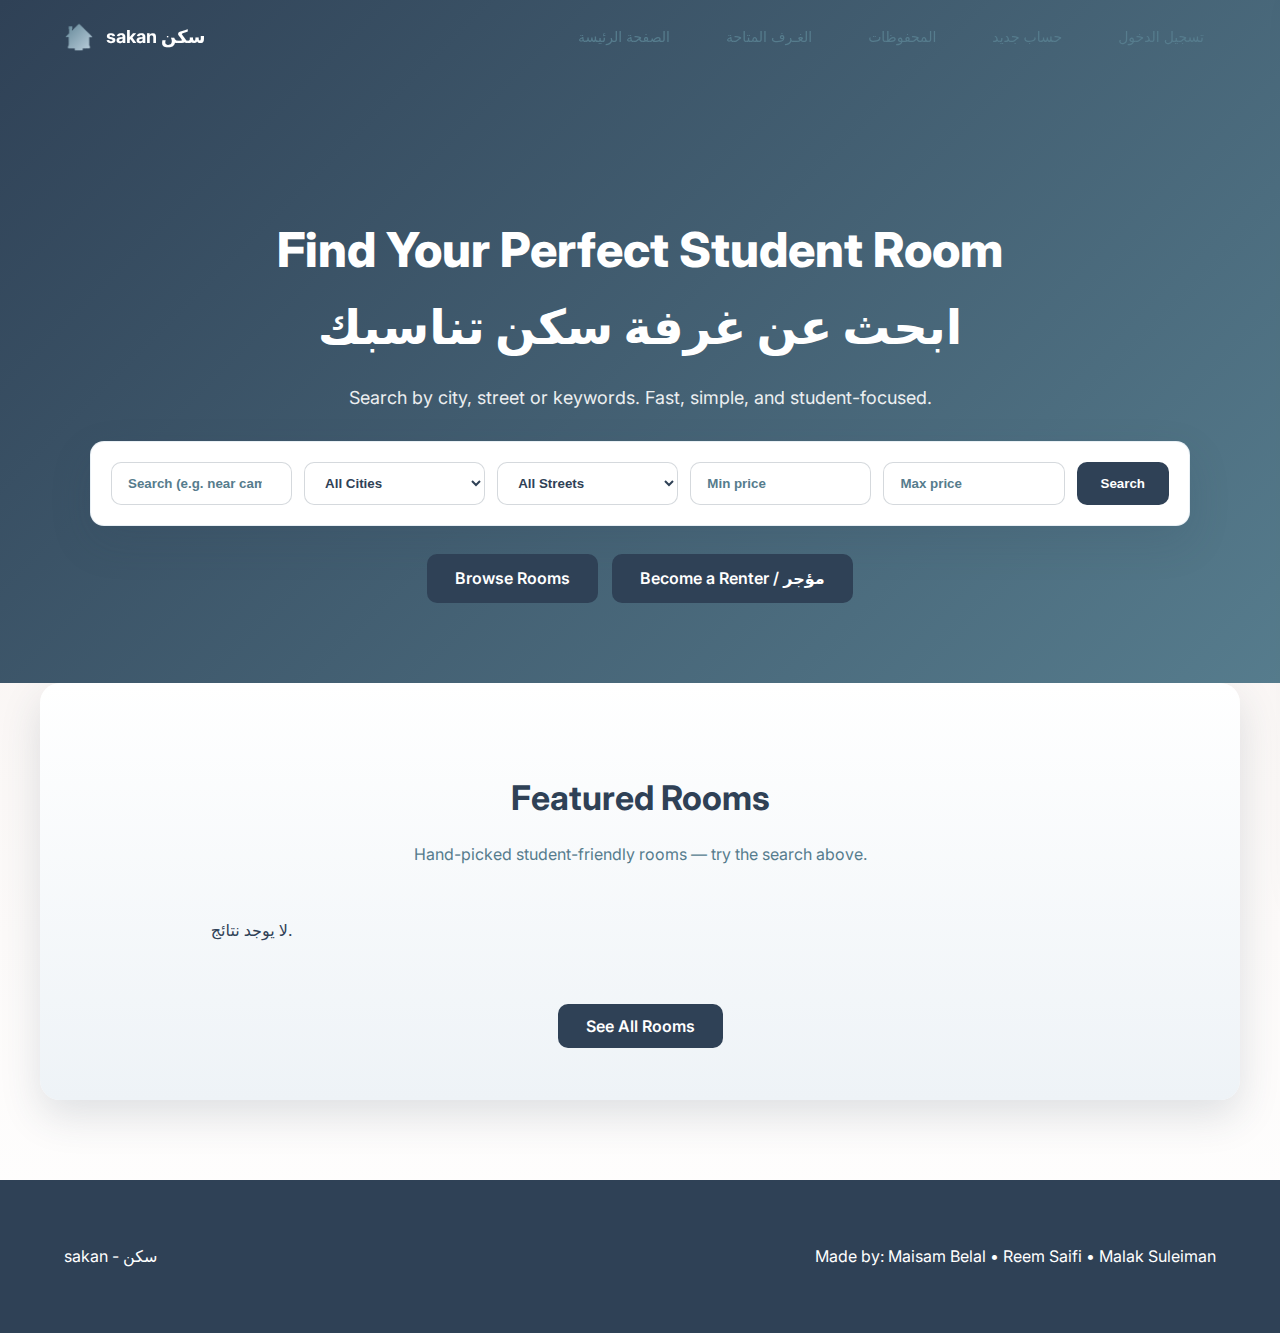
<file: index.html>
<!DOCTYPE html>
<html lang="en" dir="ltr">
  <head>
    <meta charset="utf-8" />
    <meta name="viewport" content="width=device-width,initial-scale=1" />
    <title>Student Housing — Find Rooms | الغرف المتاحة</title>
    <link rel="stylesheet" href="style.css" />
    <link rel="preconnect" href="https://fonts.gstatic.com" />
    <link
      href="https://fonts.googleapis.com/css2?family=Inter:wght@300;400;600;700;800&display=swap"
      rel="stylesheet"
    />
  </head>
  <body>
    <header id="site-header" class="header">
      <div class="container header-inner">
        <div class="logo">
          <a href="index.html">
            <span class="logo-mark">🏠</span>
            <span class="logo-text">sakan سكن</span>
          </a>
        </div>

        <nav class="nav" id="main-nav">
          <a href="index.html">الصفحة الرئيسة</a>
          <a href="rooms.html">الغـرف المتاحة</a>
          <a href="saved.html">المحفوظات</a>
          <a href="signup.html">حساب جديد</a>
          <a href="login.html">تسجيل الدخول</a>
        </nav>

        <button id="hamburger" class="hamburger" aria-label="Open menu">
          <span></span><span></span><span></span>
        </button>
      </div>
    </header>

    <aside id="mobile-menu" class="mobile-menu">
      <a href="index.html">الصفحة الرئيسية</a>
      <a href="rooms.html">الغـرف المتاحة</a>
      <a href="saved.html">المحفوظات</a>
      <a href="signup.html">حساب جديد</a>
      <a href="login.html">تسجيل الدخول</a>
    </aside>

    <main>
      <section class="hero" id="hero">
        <div class="hero-bg"></div>
        <div class="container hero-inner">
          <div class="hero-text" data-animate>
            <h1>
              Find Your Perfect Student Room<br /><span class="arabic"
                >ابحث عن غرفة سكن تناسبك</span
              >
            </h1>
            <p class="lead">
              Search by city, street or keywords. Fast, simple, and
              student-focused.
            </p>
          </div>

          <form id="hero-search" class="search-card" data-animate>
            <div class="search-row">
              <input
                id="search-key"
                type="search"
                placeholder="Search (e.g. near campus, large window)"
              />
              <select id="filter-city">
                <option value="">All Cities</option>
              </select>
              <select id="filter-street">
                <option value="">All Streets</option>
              </select>
              <input
                id="filter-min"
                type="number"
                placeholder="Min price"
                min="0"
              />
              <input
                id="filter-max"
                type="number"
                placeholder="Max price"
                min="0"
              />
              <button type="submit" class="btn-primary">Search</button>
            </div>
          </form>

          <div class="hero-ctas" data-animate>
            <a class="btn-secondary" href="rooms.html">Browse Rooms</a>
            <a class="btn-primary" href="signup.html">Become a Renter / مؤجر</a>
          </div>
        </div>
      </section>

      <section class="section container" id="featured">
        <h2 data-animate>Featured Rooms</h2>
        <p class="muted" data-animate>
          Hand-picked student-friendly rooms — try the search above.
        </p>

        <div id="cards-grid" class="cards-grid" aria-live="polite"></div>
        <div class="center mt-24" data-animate>
          <a href="rooms.html" class="btn-primary">See All Rooms</a>
        </div>
      </section>

      <footer class="footer">
        <div class="container footer-inner">
          <div><span id="year"></span> sakan - سكن</div>
          <div class="muted">
            Made by: Maisam Belal • Reem Saifi • Malak Suleiman
          </div>
        </div>
      </footer>
    </main>

    <script src="script.js" defer></script>
  </body>
</html>
</file>
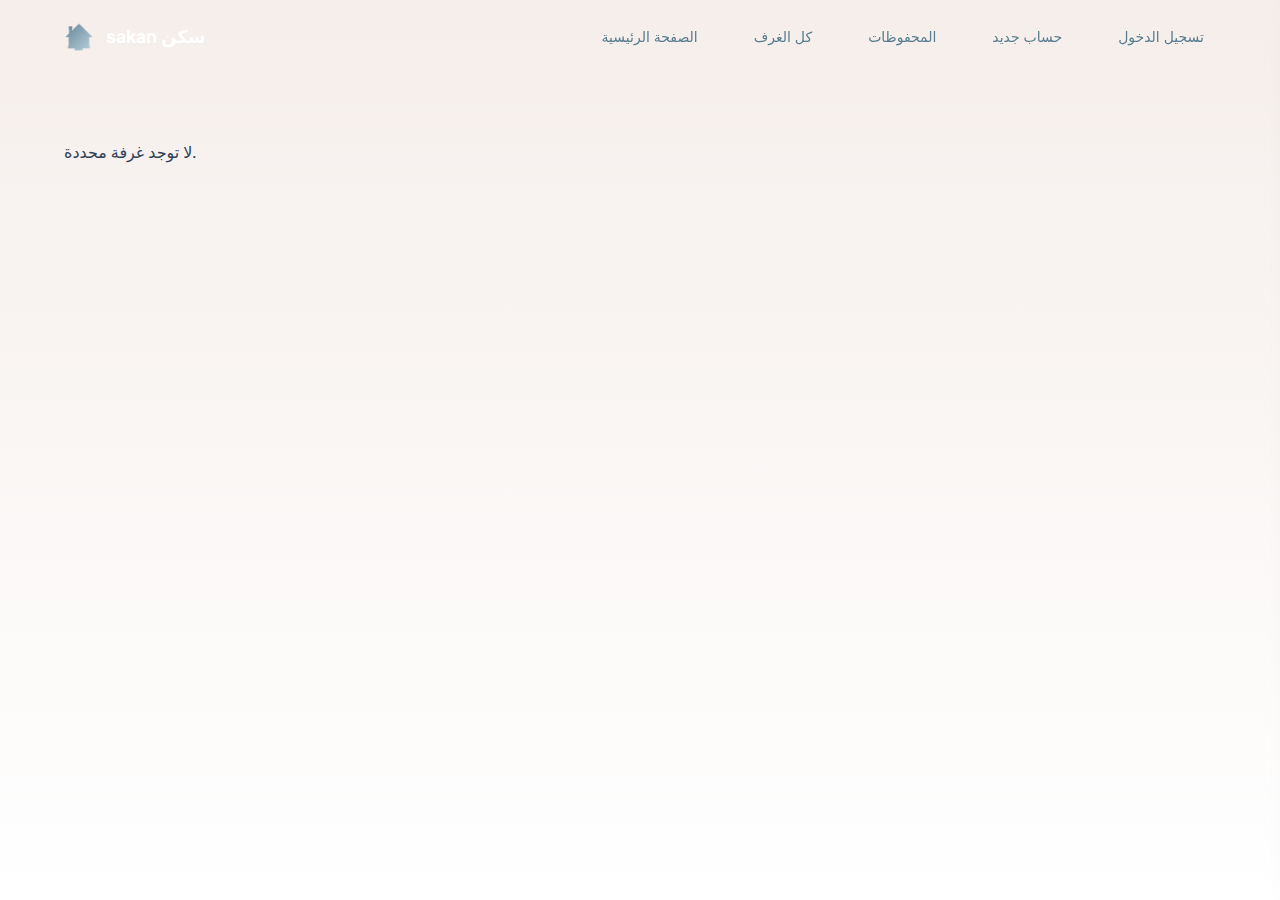
<file: details.html>
<!DOCTYPE html>
<html lang="en" dir="ltr">
  <head>
    <meta charset="utf-8" />
    <meta name="viewport" content="width=device-width,initial-scale=1" />
    <title>Room Details | Sakan</title>
    <link rel="stylesheet" href="style.css" />
    <link
      href="https://fonts.googleapis.com/css2?family=Inter:wght@300;400;600;700;800&display=swap"
      rel="stylesheet"
    />
  </head>

  <body>
    <header id="site-header" class="header">
      <div class="container header-inner">
        <div class="logo">
          <a href="index.html">
            <span class="logo-mark">🏠</span>
            <span class="logo-text">sakan سكن</span>
          </a>
        </div>

        <nav class="nav">
          <a href="index.html">الصفحة الرئيسية</a>
          <a href="rooms.html">كل الغرف</a>
          <a href="saved.html">المحفوظات</a>
          <a href="signup.html">حساب جديد</a>
          <a href="login.html">تسجيل الدخول</a>
          <a href="myposts.html" class="renter-only" style="display: none"
            >منشوراتي</a
          >
        </nav>

        <button id="hamburger" class="hamburger">
          <span></span><span></span><span></span>
        </button>
      </div>
    </header>

    <aside id="mobile-menu" class="mobile-menu">
      <a href="index.html">الصفحة الرئيسية</a>
      <a href="rooms.html">الغـرف المتاحة</a>
      <a href="saved.html">المحفوظات</a>
      <a href="signup.html">حساب جديد</a>
      <a href="login.html">تسجيل الدخول</a>
      <a href="myposts.html" class="renter-only" style="display: none"
        >منشوراتي</a
      >
    </aside>

    <main class="page" id="details-page">
      <div class="container">
        <div class="details-layout" data-animate>
          <div class="details-image">
            <div class="slider">
              <button class="slide-btn prev">❮</button>

              <div class="slides"></div>

              <button class="slide-btn next">❯</button>
            </div>
          </div>

          <div class="details-info">
            <h1 id="det-title"></h1>
            <p class="muted" id="det-location"></p>
            <p id="det-desc"></p>

            <p><strong>price:</strong> <span id="det-price"></span>₪</p>
            <p><strong>Serial ID:</strong> <span id="det-id"></span></p>
            <p><strong>Availability:</strong> <span id="det-avail"></span></p>
            <p><strong>Renter Phone:</strong> <span id="det-phone"></span></p>

            <div class="details-actions">
              <button id="det-call" class="icon-btn">اتصال</button>
              <button id="det-save" class="icon-btn">حفظ</button>
            </div>
          </div>
        </div>
      </div>
    </main>

    <script src="script.js" defer></script>
  </body>
</html>
</file>
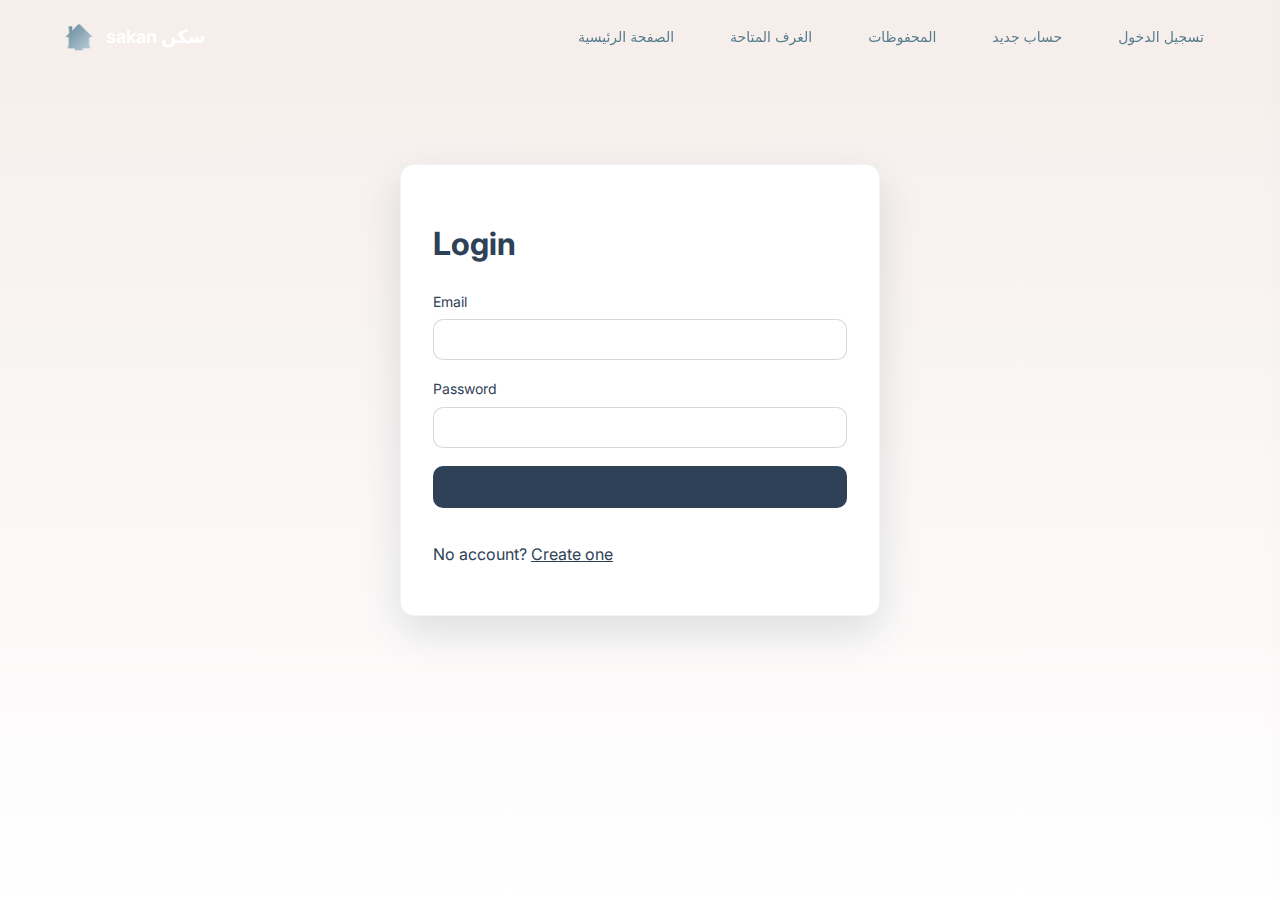
<file: login.html>
<!DOCTYPE html>
<html lang="en" dir="ltr">
  <head>
    <meta charset="utf-8" />
    <meta name="viewport" content="width=device-width,initial-scale=1" />
    <title>Login | StudentRooms</title>
    <link rel="stylesheet" href="style.css" />
    <link
      href="https://fonts.googleapis.com/css2?family=Inter:wght@300;400;600;700;800&display=swap"
      rel="stylesheet"
    />
  </head>
  <body>
    <header id="site-header" class="header">
      <div class="container header-inner">
        <div class="logo">
          <a href="index.html"
            ><span class="logo-mark">🏠</span
           <span class="logo-text">sakan سكن</span>

        </div>
        <nav class="nav">
          <a href="index.html">الصفحة الرئيسية</a>
          <a href="rooms.html">الغرف المتاحة</a>
          <a href="saved.html">المحفوظات</a>
          <a href="signup.html">حساب جديد</a>
          <a href="login.html">تسجيل الدخول</a>
        </nav>
        <button id="hamburger" class="hamburger">
          <span></span><span></span><span></span>
        </button>
      </div>
    </header>

    <aside id="mobile-menu" class="mobile-menu">
      <a href="index.html">الصفحة الرئيسية</a>
      <a href="rooms.html">الغـرف المتاحة</a>
      <a href="saved.html">المحفوظات</a>
      <a href="signup.html">حساب جديد</a>
      <a href="login.html">تسجيل الدخول</a>
      <button id="mobile-lang" class="btn-ghost">عربي</button>
    </aside>

    <main class="page" id="login-page">
      <div class="container">
        <div class="form-card" data-animate>
          <h1>Login</h1>
          <form id="login-form" class="form-grid">
            <label class="field">
              <span>Email</span>
              <input type="email" id="li-email" required />
            </label>
            <label class="field">
              <span>Password</span>
              <input type="password" id="li-pass" required />
            </label>
            <button type="submit" class="btn-primary btn-block">Login</button>
            <p class="muted center">
              No account? <a href="signup.html">Create one</a>
            </p>
          </form>
        </div>
      </div>
    </main>

    <script src="script.js" defer></script>
  </body>
</html>
</file>
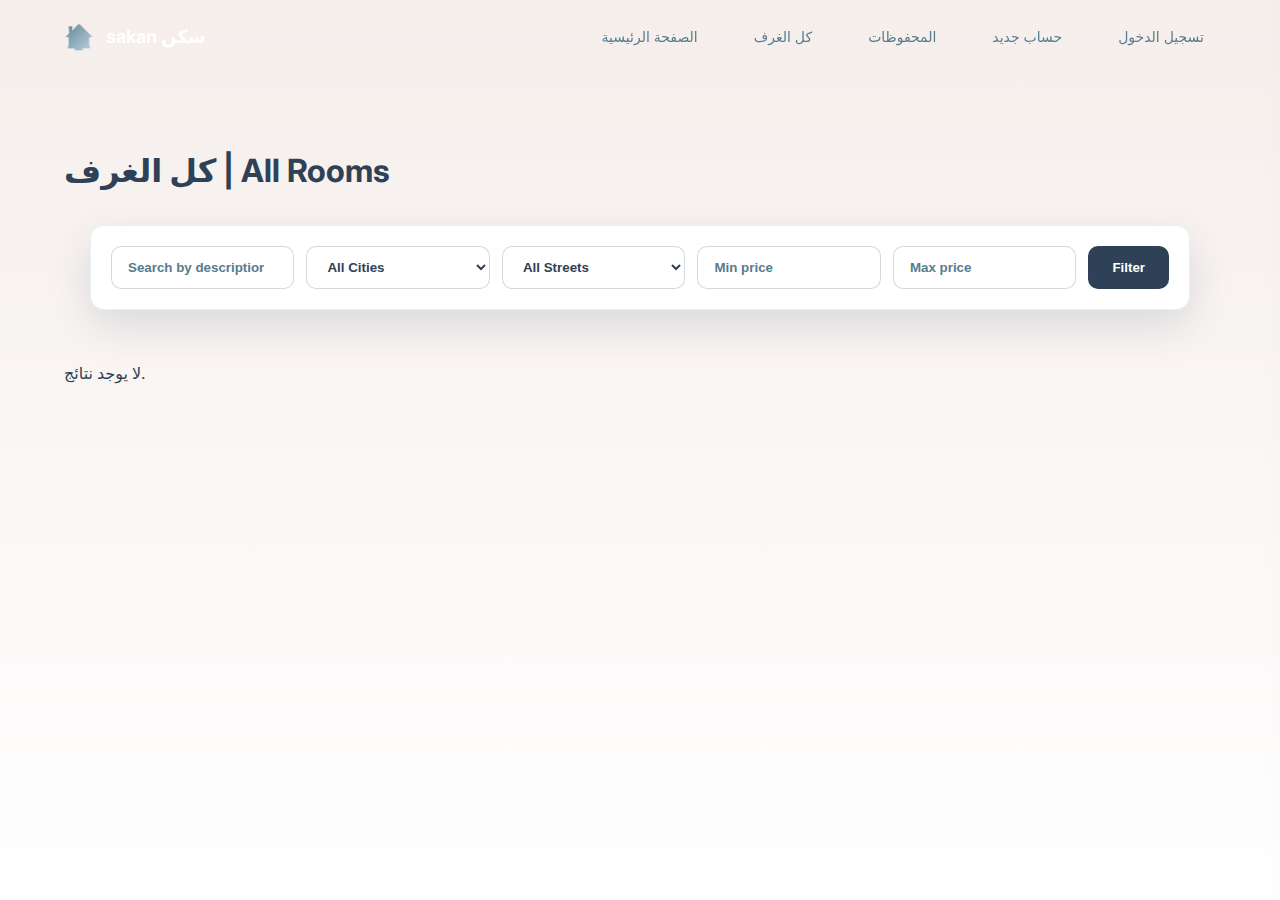
<file: rooms.html>
<!DOCTYPE html>
<html lang="en" dir="ltr">
  <head>
    <meta charset="utf-8" />
    <meta name="viewport" content="width=device-width,initial-scale=1" />
    <title>كل الغرف | All Rooms</title>
    <link rel="stylesheet" href="style.css" />
    <link
      href="https://fonts.googleapis.com/css2?family=Inter:wght@300;400;600;700;800&display=swap"
      rel="stylesheet"
    />
  </head>
  <body>
    <header id="site-header" class="header">
      <div class="container header-inner">
        <div class="logo">
          <a href="index.html"
            ><span class="logo-mark">🏠</span
            <span class="logo-text">sakan سكن</span>

        </div>
        <nav class="nav">
          <a href="index.html">الصفحة الرئيسية</a>
          <a href="rooms.html">كل الغرف </a>
          <a href="saved.html">المحفوظات</a>
          <a href="signup.html">حساب جديد</a>
          <a href="login.html">تسجيل الدخول</a>
        </nav>
        <button id="hamburger" class="hamburger">
          <span></span><span></span><span></span>
        </button>
      </div>
    </header>

    <aside id="mobile-menu" class="mobile-menu">
      <a href="index.html">الصفحة الرئيسية</a>
      <a href="rooms.html">كل الغرف </a>
      <a href="saved.html">المحفوظات</a>
      <a href="signup.html">حساب جديد</a>
      <a href="login.html">تسجيل الدخول</a>
      <button id="mobile-lang" class="btn-ghost">عربي</button>
    </aside>

    <main class="page" id="rooms-page">
      <div class="container">
        <h1 data-animate>كل الغرف | All Rooms</h1>
        <form id="rooms-search" class="search-card" data-animate>
          <div class="search-row">
            <input
              id="search-key"
              type="search"
              placeholder="Search by description or location"
            />
            <select id="filter-city">
              <option value="">All Cities</option>
            </select>
            <select id="filter-street">
              <option value="">All Streets</option>
            </select>
            <input
              id="filter-min"
              type="number"
              placeholder="Min price"
              min="0"
            />
            <input
              id="filter-max"
              type="number"
              placeholder="Max price"
              min="0"
            />
            <button type="submit" class="btn-primary">Filter</button>
          </div>
        </form>

        <div id="cards-grid" class="cards-grid" aria-live="polite"></div>
      </div>
    </main>

    <script src="script.js" defer></script>
  </body>
</html>
</file>
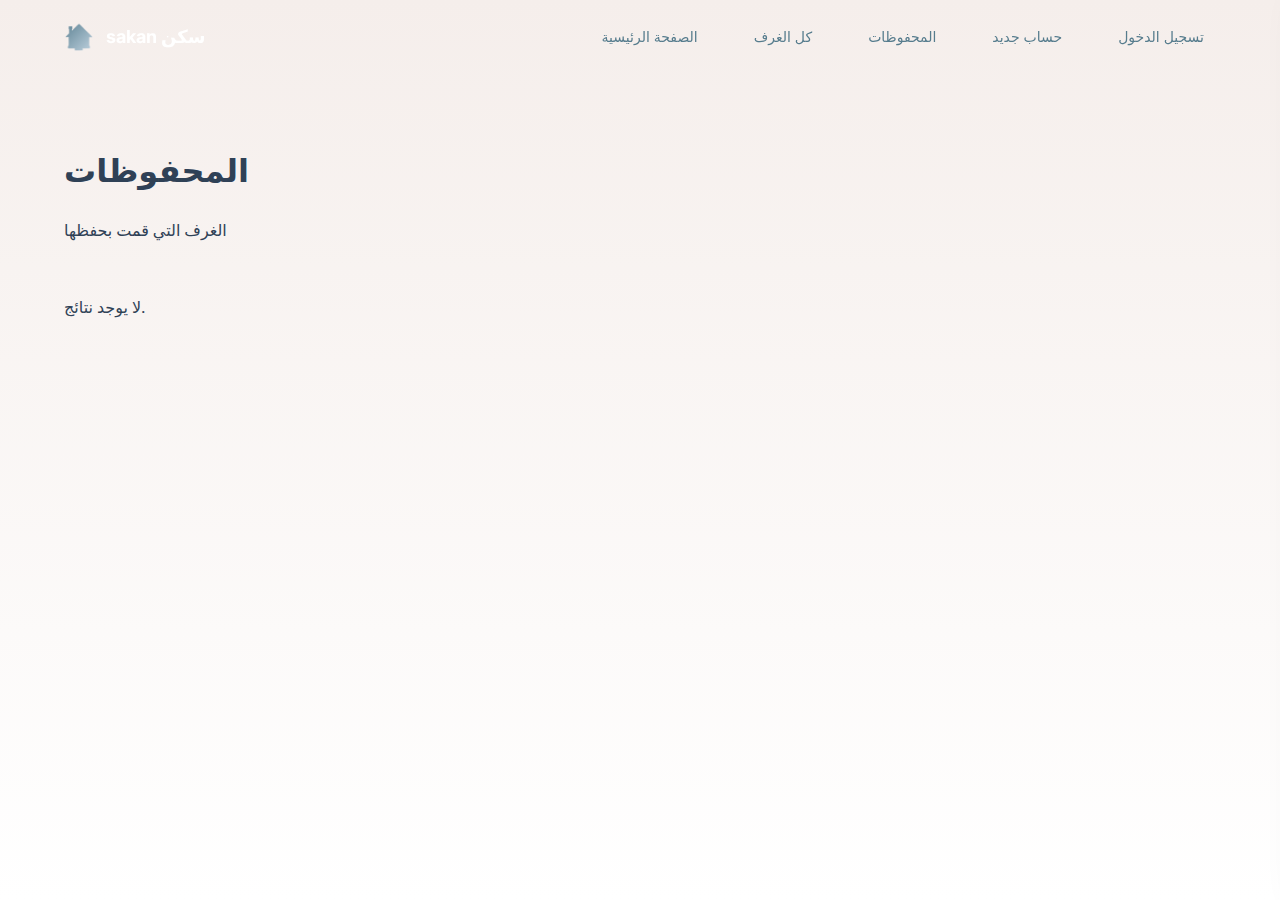
<file: saved.html>
<!DOCTYPE html>
<html lang="en" dir="ltr">
  <head>
    <meta charset="utf-8" />
    <meta name="viewport" content="width=device-width,initial-scale=1" />
    <title>Saved Rooms | StudentRooms</title>
    <link rel="stylesheet" href="style.css" />
    <link
      href="https://fonts.googleapis.com/css2?family=Inter:wght@300;400;600;700;800&display=swap"
      rel="stylesheet"
    />
  </head>
  <body>
    <header id="site-header" class="header">
      <div class="container header-inner">
        <div class="logo">
          <a href="index.html"
            ><span class="logo-mark">🏠</span
           <span class="logo-text">sakan سكن</span>
        </div>
        <nav class="nav">
          <a href="index.html">الصفحة الرئيسية</a>
          <a href="rooms.html">كل الغرف </a>
          <a href="saved.html">المحفوظات</a>
          <a href="signup.html">حساب جديد</a>
          <a href="login.html">تسجيل الدخول</a>
          <a href="myposts.html" class="renter-only" style="display:none"> منشوراتي</a>

        </nav>
        <button id="hamburger" class="hamburger">
          <span></span><span></span><span></span>
        </button>
      </div>
    </header>

    <aside id="mobile-menu" class="mobile-menu">
      <a href="index.html">الصفحة الرئيسية</a>
      <a href="rooms.html">كل الغرف </a>
      <a href="saved.html">المحفوظات</a>
      <a href="signup.html">حساب جديد</a>
      <a href="login.html">تسجيل الدخول</a>
    <a href="myposts.html" class="renter-only" style="display:none"> منشوراتي</a>

    </aside>

    <main class="page" id="saved-page">
      <div class="container">
        <h1 data-animate>المحفوظات</h1>
        <p class="muted" data-animate>الغرف التي قمت بحفظها</p>
        <div id="cards-grid" class="cards-grid" aria-live="polite"></div>
      </div>
    </main>

    <script src="script.js" defer></script>
  </body>
</html>
</file>
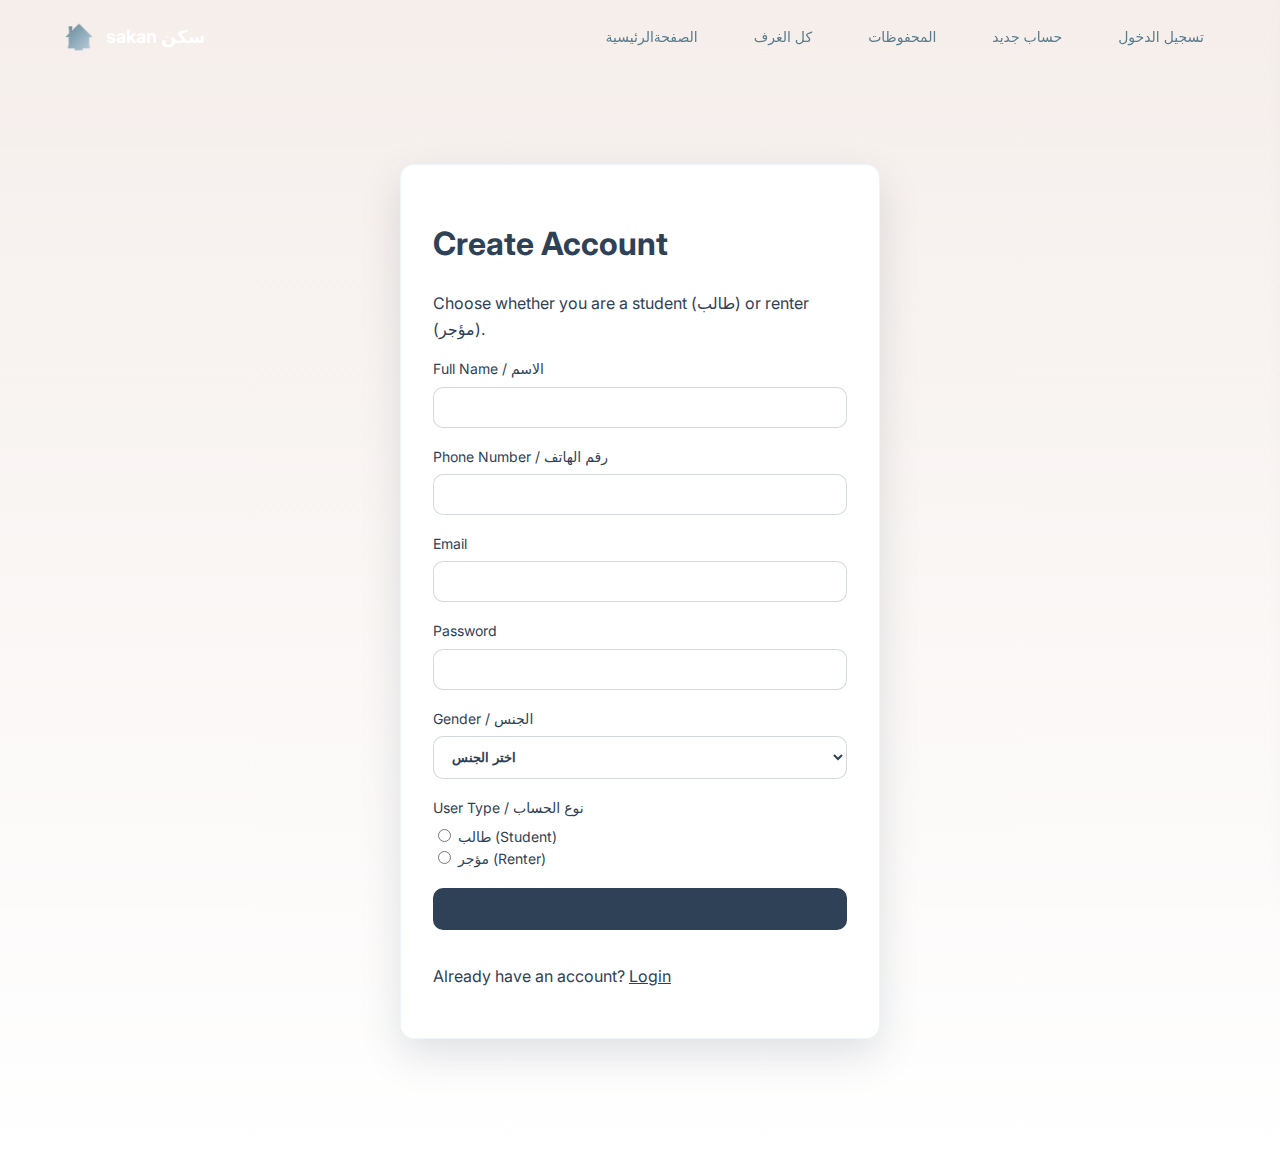
<file: signup.html>
<!DOCTYPE html>
<html lang="en" dir="ltr">
  <head>
    <meta charset="utf-8" />
    <meta name="viewport" content="width=device-width,initial-scale=1" />
    <title>Create Account | StudentRooms</title>
    <link rel="stylesheet" href="style.css" />
    <link
      href="https://fonts.googleapis.com/css2?family=Inter:wght@300;400;600;700;800&display=swap"
      rel="stylesheet"
    />
  </head>
  <body>
    <header id="site-header" class="header">
      <div class="container header-inner">
        <div class="logo">
          <a href="index.html"
            ><span class="logo-mark">🏠</span>
            <span class="logo-text">sakan سكن</span>
          </a>
        </div>
        <nav class="nav">
          <a href="index.html">الصفحةالرئيسية</a>
          <a href="rooms.html">كل الغرف </a>
          <a href="saved.html">المحفوظات</a>
          <a href="signup.html">حساب جديد</a>
          <a href="login.html">تسجيل الدخول</a>
          <a href="myposts.html" class="renter-only">منشوراتي</a>
        </nav>
        <button id="hamburger" class="hamburger">
          <span></span><span></span><span></span>
        </button>
      </div>
    </header>

    <main class="page" id="signup-page">
      <div class="container">
        <div class="form-card" data-animate>
          <h1>Create Account</h1>
          <p class="muted">
            Choose whether you are a student (طالب) or renter (مؤجر).
          </p>

          <form
            action="signup.php"
            id="signup-form"
            class="form-grid"
            method="POST"
          >
            <label class="field">
              <span>Full Name / الاسم</span>
              <input type="text" name="name" id="su-name" required />
            </label>

            <label class="field">
              <span>Phone Number / رقم الهاتف</span>
              <input type="tel" name="phone" id="su-phone" required />
            </label>

            <label class="field">
              <span>Email</span>
              <input type="email" name="email" id="su-email" required />
            </label>

            <label class="field">
              <span>Password</span>
              <input type="password" name="password" id="su-pass" required />
            </label>

            <label class="field">
              <span>Gender / الجنس</span>
              <select name="gender" id="su-gender" required>
                <option value="">اختر الجنس</option>
                <option value="male">ذكر</option>
                <option value="female">انثى</option>
              </select>
            </label>

            <div class="field">
              <span>User Type / نوع الحساب</span>

              <div class="radio-group">
                <div class="radio-option">
                  <input type="radio" name="role" value="student" required />
                  <label>طالب (Student)</label>
                </div>

                <div class="radio-option">
                  <input type="radio" name="role" value="renter" required />
                  <label>مؤجر (Renter)</label>
                </div>
              </div>
            </div>

            <button type="submit" class="btn-primary btn-block">
              Create Account
            </button>

            <p class="muted center">
              Already have an account? <a href="login.html">Login</a>
            </p>
          </form>
        </div>
      </div>
    </main>

    <aside id="mobile-menu" class="mobile-menu">
      <a href="index.html">الصفحة الرئيسية</a>
      <a href="rooms.html">الغـرف المتاحة</a>
      <a href="saved.html">المحفوظات</a>
      <a href="signup.html">حساب جديد</a>
      <a href="login.html">تسجيل الدخول</a>
      <a href="myposts.html" class="renter-only" style="display: none">
        منشوراتي</a
      >
    </aside>

    <script src="script.js" defer></script>
  </body>
</html>
</file>
<file: style.css>
:root {
  --navy: #2F4156;
  --teal: #567C8D;
  --sky: #C8D9E6;
  --beige: #F5EEEB;
  --white: #FFFFFF;

  --text-primary: #2F4156;
  --text-secondary: #567C8D;
  --text-muted: #94a3b8;

  --bg: #F5EEEB;
  --bg-secondary: #FFFFFF;

  --success: #10b981;
  --pink: #EC4899;

  --shadow-sm: 0 2px 8px rgba(47, 65, 86, 0.06);
  --shadow: 0 8px 24px rgba(47, 65, 86, 0.1);
  --shadow-lg: 0 16px 40px rgba(47, 65, 86, 0.15);
  --shadow-xl: 0 24px 48px rgba(47, 65, 86, 0.18);

  --radius: 10px;
  --radius-lg: 14px;
  --max-w: 1200px;

  font-family: 'Inter', system-ui, sans-serif;
}

* { box-sizing: border-box; }

body {
  margin: 0;
  background: linear-gradient(180deg, #F5EEEB 0%, #FFFFFF 100%);
  color: var(--text-primary);
  font-size: 16px;
  line-height: 1.6;
}

.container {
  max-width: var(--max-w);
  margin: 0 auto;
  padding: 24px;
}

.header {
  position: fixed;
  left: 0;
  right: 0;
  top: 0;
  z-index: 60;
  background: transparent;
  transition: 0.3s;
  padding: 18px 0;
}

.header.scrolled {
  background: var(--navy);
  backdrop-filter: blur(12px);
  box-shadow: var(--shadow-lg);
  padding: 12px 0;
}

.header-inner {
  display: flex;
  align-items: center;
  justify-content: space-between;
  padding: 0 24px;
}

.logo a {
  display: flex;
  gap: 12px;
  align-items: center;
  text-decoration: none;
  color: var(--white);
  font-weight: 700;
  font-size: 18px;
}

.logo-mark {
  font-size: 24px;
  background: linear-gradient(135deg, var(--teal), var(--sky));
  -webkit-background-clip: text;
  -webkit-text-fill-color: transparent;
}

.nav {
  display: flex;
  gap: 32px;
  align-items: center;
}

.nav a {
  color: var(--teal);
  text-decoration: none;
  padding: 8px 12px;
  border-radius: 8px;
  font-weight: 500;
  font-size: 14px;
  transition: 0.25s;
}

.header.scrolled .nav a {
  color: var(--white);
}

.nav a:hover {
  color: var(--sky);
}

.btn-ghost {
  background: var(--beige);
  border: 1px solid rgba(47,65,86,0.15);
  color: var(--navy);
  padding: 9px 16px;
  border-radius: 8px;
  font-weight: 500;
  cursor: pointer;
  transition: 0.25s;
}

.btn-ghost:hover {
  background: var(--navy);
  color: var(--white);
}

.hamburger {
  display: none;
  background: transparent;
  border: 0;
  padding: 8px;
  cursor: pointer;
}

.hamburger span {
  display: block;
  width: 22px;
  height: 2px;
  background: var(--white);
  margin: 5px 0;
  border-radius: 2px;
  transition: 0.3s;
}

.mobile-menu {
  position: fixed;
  right: -320px;
  top: 0;
  height: 100%;
  width: 280px;
  background: var(--white);
  box-shadow: -10px 0 40px rgba(47,65,86,0.15);
  padding: 28px;
  transition: 0.32s;
  z-index: 70;
  display: flex;
  flex-direction: column;
  gap: 12px;
}

.mobile-menu.open {
  right: 0;
}

.mobile-menu a {
  color: var(--navy);
  text-decoration: none;
  padding: 12px;
  border-radius: 8px;
  transition: 0.25s;
}

.mobile-menu a:hover {
  background: rgba(200,217,230,0.3);
  color: var(--teal);
}

.hero {
  position: relative;
  min-height: 60vh;
  display: flex;
  align-items: center;
  justify-content: center;
  overflow: hidden;
  padding-top: 100px;
}

.hero-bg {
  position: absolute;
  inset: 0;
  background: linear-gradient(135deg, var(--navy), var(--teal));
}

.hero-inner {
  position: relative;
  z-index: 2;
  text-align: center;
  color: var(--white);
  padding: 80px 24px;
}

.hero-text h1 {
  font-size: clamp(28px, 5vw, 48px);
  font-weight: 800;
  margin-bottom: 16px;
}

.lead {
  opacity: 0.9;
  margin-bottom: 28px;
  font-size: 18px;
}

.search-card {
  width: 100%;
  max-width: 1100px;
  margin: 28px auto 0;
  background: #fff;
  border-radius: var(--radius-lg);
  box-shadow: var(--shadow-lg);
  padding: 20px;
  border: 1px solid rgba(200,217,230,0.4);
  color: var(--navy);
}

.search-row {
  display: flex;
  gap: 12px;
  flex-wrap: wrap;
}

.search-row input,
.search-row select {
  flex: 1;
  min-width: 150px;
  padding: 12px 16px;
  border-radius: 10px;
  border: 1px solid rgba(47,65,86,0.2);
  background: var(--white);
  color: var(--navy);
  font-weight: 600;
}

.search-row button {
  padding: 12px 24px;
  border-radius: 10px;
  background: var(--navy);
  color: var(--white);
  border: none;
  cursor: pointer;
  font-weight: 600;
  transition: 0.25s;
}
.search-row button {
  background: var(--navy) !important;
  color: var(--white) !important;
}

.search-row button:hover {
  background: var(--teal);
}

.hero-ctas {
  margin-top: 28px;
  display: flex;
  gap: 14px;
  justify-content: center;
  flex-wrap: wrap;
}

.btn-primary {
  background: var(--navy);
  color: var(--white);
  padding: 12px 28px;
  border-radius: 10px;
  font-weight: 600;
  transition: 0.3s;
  text-decoration: none;
}

.btn-primary:hover {
  background: var(--teal);
}

.btn-secondary {
  background: var(--white);
  color: var(--navy);
  padding: 12px 28px;
  border-radius: 10px;
  border: 1.5px solid var(--navy);
  font-weight: 600;
  text-decoration: none;
  transition: 0.3s;
}

.btn-secondary:hover {
  background: var(--sky);
  color: var(--navy);
}

.section {
  padding: 80px 0;
}

#featured {
  background: linear-gradient(180deg, #ffffff, #eef3f7);
  border-radius: 20px;
  padding: 60px 30px;
  box-shadow: var(--shadow-lg);
  text-align: center;
}

#featured h2 {
  font-size: 34px;
  color: var(--navy);
  margin-bottom: 12px;
}

#featured p {
  color: var(--text-secondary);
  font-size: 16px;
  margin-bottom: 30px;
}
.cards-grid {
  display: grid;
  grid-template-columns: repeat(3, 1fr);
  gap: 26px;
  margin-top: 35px;
}

.card {
  background: var(--white);
  border-radius: 16px;
  padding: 20px;
  box-shadow: var(--shadow);
  border: 1px solid rgba(200, 217, 230, 0.4);
  transition: 0.3s;
  position: relative;
  overflow: hidden;
}

.card:hover {
  transform: translateY(-8px) scale(1.02);
  box-shadow: var(--shadow-xl);
}

.card img {
  width: 100%;
  height: 180px;
  object-fit: cover;
  border-radius: 12px;
  margin-bottom: 12px;
}

.card .meta {
  display: flex;
  justify-content: space-between;
  align-items: center;
  margin-top: 14px;
}

.price {
  font-weight: 800;
  color: var(--navy);
  font-size: 20px;
}

.badge {
  padding: 6px 12px;
  border-radius: 20px;
  font-weight: 600;
  font-size: 12px;
}

.badge-available {
  background: rgba(16, 185, 129, 0.15);
  color: var(--success);
}

.badge-unavailable {
  background: rgba(255, 0, 0, 0.15);
  color: #c40000;
  font-weight: 700;
}

.badge.male {
  background: rgba(86, 124, 141, 0.15);
  color: var(--teal);
}

.badge.female {
  background: rgba(236, 72, 153, 0.15);
  color: var(--pink);
}

.badge.any {
  background: rgba(47, 65, 86, 0.1);
  color: var(--text-secondary);
}

.card .actions {
  display: flex;
  gap: 10px;
  margin-top: 14px;
}


.icon-btn {
  background: var(--beige);
  border: 1.5px solid var(--sky);
  padding: 12px 14px;
  border-radius: 12px;
  cursor: pointer;
  transition: 0.25s;
  flex: 1;
  font-weight: 600;
  color: var(--white) !important; /* TEXT ALWAYS WHITE */
  box-shadow: var(--shadow-sm);
}


.icon-btn:hover {
  background: var(--teal);
  border-color: var(--teal);
  color: var(--white);
  transform: translateY(-3px);
}

.footer {
  padding: 40px 0;
  background: var(--navy);
  color: var(--white);
  margin-top: 60px;
}

.footer-inner {
  display: flex;
  justify-content: space-between;
  gap: 20px;
  flex-wrap: wrap;
}

.footer-inner a {
  color: var(--sky);
  text-decoration: none;
  transition: 0.2s;
}

.footer-inner a:hover {
  color: var(--white);
  text-decoration: underline;
}

.page {
  padding-top: 100px;
  padding-bottom: 60px;
  min-height: 100vh;
}

.form-card {
  max-width: 480px;
  margin: 40px auto;
  background: var(--white);
  border-radius: var(--radius-lg);
  padding: 32px;
  box-shadow: var(--shadow-lg);
  border: 1px solid rgba(200, 217, 230, 0.3);
}

.form-grid {
  display: flex;
  flex-direction: column;
  gap: 18px;
}

.field {
  display: flex;
  flex-direction: column;
  font-size: 14px;
  gap: 6px;
  color: var(--navy);
}

.field input,
.field textarea,
.field select {
  border-radius: 10px;
  border: 1px solid rgba(47,65,86,0.2);
  padding: 12px 14px;
  background: var(--white);
  color: var(--navy);
  font-weight: 600;
}

.radio {
  display: flex;
  align-items: center;
  gap: 8px;
}

.radio input[type="radio"] {
  width: 17px;
  height: 17px;
  accent-color: var(--teal);
}

.btn-block {
  width: 100%;
  padding: 12px;
  background: var(--navy);
  color: var(--white);
  border: none;
  border-radius: 10px;
  font-weight: 600;
  font-size: 16px;
  cursor: pointer;
  transition: 0.3s;
}

.btn-block:hover {
  background: var(--teal);
}
.slider {
    position: relative;
  width: 100%;
  height: 420px;
  max-width: 100%;
  overflow: hidden;
  border-radius: var(--radius-lg);
  background: #eee;
}

.details-image img {
  width: 100%;
  height: 100%;
  object-fit: cover;   
  border-radius: 14px;
  
}


.slides {
  width: 100%;
  height: 100%;
  position: relative;
}

.slides img {
  width: 100%;
  height: 100%;
  object-fit: cover;
  display: none;
  border-radius: var(--radius-lg);
  transition: opacity 0.3s ease-in-out;
}



.slides img.active {
  display: block;
  opacity: 1;
}

.slide-btn {
  position: absolute;
  top: 50%;
  transform: translateY(-50%);
  background: var(--teal);
  border: none;
  color: var(--white);
  font-size: 26px;
  padding: 8px 14px;
  border-radius: 50%;
  cursor: pointer;
  transition: 0.25s;
}

.slide-btn:hover {
  background: var(--sky);
  transform: translateY(-50%) scale(1.1);
}

.prev { left: 10px; }
.next { right: 10px; }

.card,
.form-card,
.page,
.search-card,
.details-info,
.field,
.card-info,
.cards-grid,
.slider,
.mobile-menu {
  color: var(--navy) !important;
}

.card *,
.form-card *,
.page *,
.search-card *,
.details-info *,
.field *,
.card-info *,
.cards-grid *,
.slider * {
  color: var(--navy) !important;
}

.header.scrolled *,
.hero *,
.footer * {
  color: var(--white) !important;
}

.search-row select,
.search-row input {
  color: var(--navy) !important;
  background: var(--white) !important;
}

.search-row input::placeholder {
  color: var(--text-secondary) !important;
}

@media (max-width: 900px) {
  .cards-grid {
    grid-template-columns: repeat(2, 1fr);
  }
  .nav { display: none; }
  .hamburger { display: inline-block; }
}

#filter-city,
#filter-street {
  color: var(--navy) !important;
  background: var(--white) !important;
}

#filter-city option,
#filter-street option {
  color: var(--navy) !important;
  background: var(--white) !important;
}

.section {
  margin-bottom: 80px !important;
}

.cards-grid {
  margin-bottom: 40px !important;
}

.hero-ctas .btn-secondary {
  background: var(--navy) !important;
  color: white !important;
  border: none !important;
}

.hero-ctas .btn-secondary:hover {
  background: var(--teal) !important;
}

.details-layout {
  display: grid;
  grid-template-columns: 1.3fr 1fr; 
  gap: 30px;
  align-items: start;
}




@media (max-width: 600px) {
  .cards-grid {
    grid-template-columns: 1fr;
  }
  .search-row {
    flex-direction: column;
  }
  .slider {
    height: 260px;
  }
}
</file>
